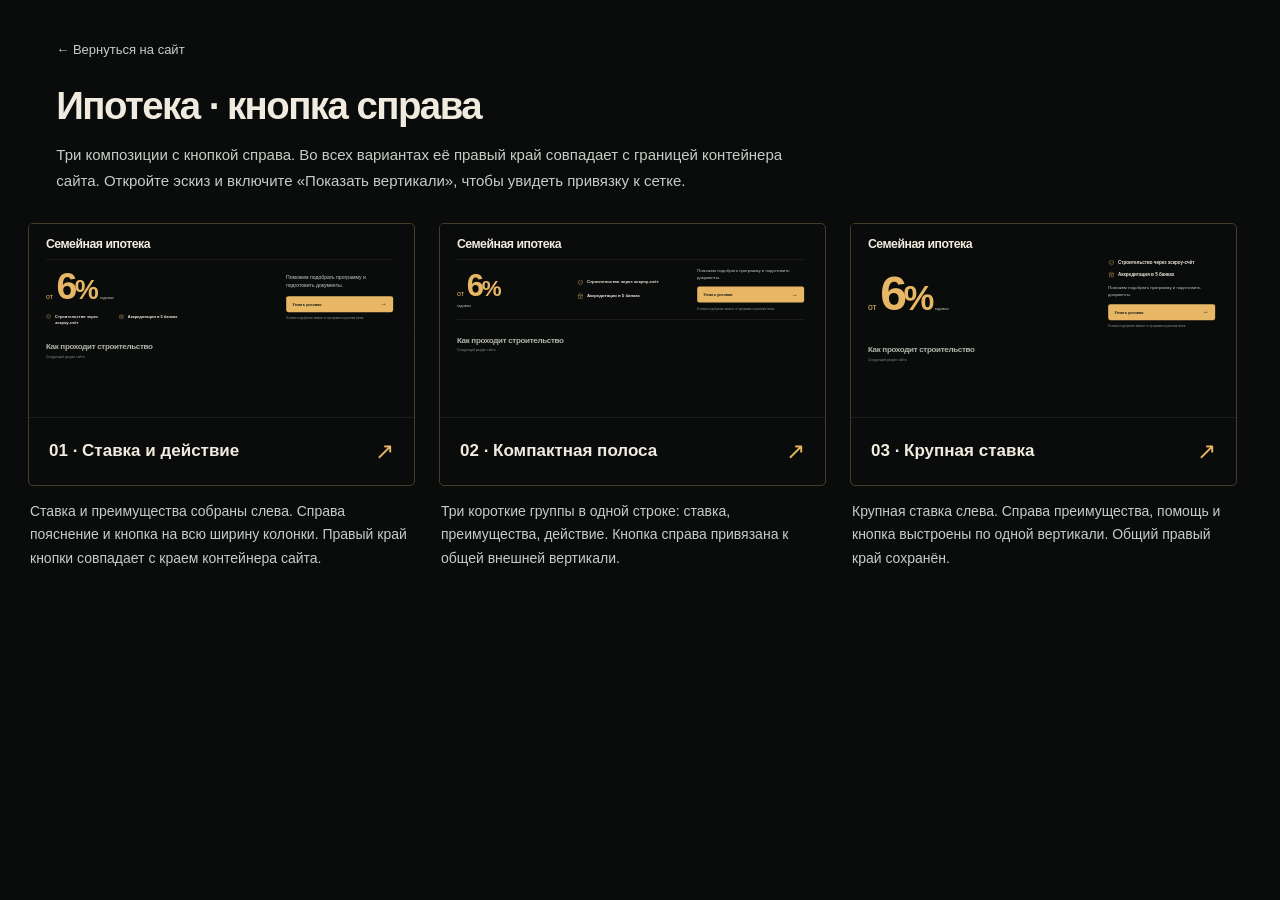
<file: mortgage-options-right.html>
<!doctype html>
<html lang="ru">
<head>
<meta charset="utf-8"><meta name="viewport" content="width=device-width,initial-scale=1"><meta name="robots" content="noindex,nofollow">
<title>Ипотека · кнопка справа — Русские поместья</title>
<link rel="stylesheet" href="assets/cinema.css?v=20">
<style>
body{margin:0;background:var(--charcoal);color:var(--cream)}
.options-header{max-width:1740px;margin:0 auto;padding:40px clamp(20px,4.4vw,80px) 30px}.options-header>a{font-size:13px;color:var(--muted)}.options-header h1{font-size:clamp(28px,3vw,44px);letter-spacing:-.04em;margin:26px 0 14px}.options-header p{max-width:740px;color:var(--muted);font-size:15px;line-height:1.7;margin:0}.options-grid{display:grid;grid-template-columns:repeat(3,minmax(0,1fr));gap:24px;max-width:1900px;padding:0 28px 64px;margin:auto}.option-card{min-width:0}.option-link{display:block;border:1px solid #c4a56550;border-radius:5px;overflow:hidden}.option-link:hover{border-color:var(--gold)}.option-link:focus-visible{outline:2px solid var(--gold);outline-offset:5px}.preview-frame{position:relative;aspect-ratio:1440/720;overflow:hidden;pointer-events:none}.preview-frame iframe{position:absolute;left:0;top:0;width:1440px;height:720px;border:0;transform-origin:top left;pointer-events:none}.option-caption{padding:20px;border-top:1px solid #ffffff14;display:flex;justify-content:space-between;gap:15px;align-items:center}.option-caption strong{font-size:17px;line-height:1.4}.option-caption span{font-size:23px;color:var(--gold)}.option-description{margin:14px 2px 0;color:var(--muted);font-size:14px;line-height:1.7}.option-description b{font-weight:600;color:var(--cream)}
.concept{max-width:1740px;margin:auto;padding:52px clamp(25px,4.4vw,80px) 40px}.concept h2{margin-bottom:38px}.concept-rate{display:flex;align-items:baseline;gap:14px;white-space:nowrap;color:var(--gold);margin:0}.concept-rate strong{font-size:128px;font-weight:800;line-height:1;letter-spacing:-.07em}.concept-rate strong span{font-size:.72em}.concept-rate>span:first-child{font-size:26px}.concept-rate>span:last-child{font-size:14px;color:var(--muted)}.concept-facts{display:flex;gap:24px;flex-direction:column}.concept-facts p{font-size:17px;line-height:1.55;font-weight:600;margin:0;display:flex;align-items:flex-start;gap:13px}.concept-facts svg{width:24px;height:24px;flex:none;color:var(--gold);margin-top:2px}.concept-help{font-size:16px;line-height:1.7;color:var(--muted);margin:0}.concept-button{margin-top:24px;min-width:280px;min-height:58px;justify-content:space-between;font-size:14px;padding:18px 24px;box-shadow:none}.concept-note{font-size:11px;line-height:1.7;color:#8b978e;margin:14px 0 0;max-width:480px}.context-next{max-width:1740px;padding:28px clamp(25px,4.4vw,80px) 40px;margin:auto;border-top:1px solid #ffffff0c}.context-next h2{font-size:34px;font-weight:700;letter-spacing:-.04em;margin:0;color:#b4b7ae}.context-next p{font-size:12px;color:#7f8d82;margin:14px 0 0}.variant-nav{max-width:1740px;margin:auto;padding:20px clamp(20px,4.4vw,80px);font-size:13px;display:flex;justify-content:space-between;gap:20px;color:var(--muted);border-bottom:1px solid #ffffff14}.variant-nav a:hover{color:var(--gold)}

.concept{position:relative}.concept h2{margin-bottom:32px}.proposal{display:grid;column-gap:64px;align-items:center}.proposal .concept-button{width:100%;min-width:0;max-width:none;margin-top:24px}.proposal-action{min-width:0}.proposal-action .concept-help{max-width:360px;font-size:19px;line-height:1.65}.proposal-action .concept-note{font-size:10px;max-width:none}.proposal-rate{min-width:0}.proposal-facts{min-width:0}.concept-facts br{display:none}.variant-nav{align-items:center}.grid-toggle{font:inherit;color:var(--muted);border:1px solid #ffffff30;background:transparent;padding:8px 12px;border-radius:4px}.grid-toggle[aria-pressed="true"]{color:var(--gold);border-color:var(--gold)}.grid-guide{display:none;position:absolute;inset:15px clamp(25px,4.4vw,80px);border-left:1px dashed #e7b76680;border-right:1px dashed #e7b76680;pointer-events:none;z-index:3}.grid-guide:after{content:"";position:absolute;right:400px;top:0;bottom:0;border-left:1px dashed #e7b76680}.show-grid .grid-guide{display:block}
.layout-one{grid-template-columns:minmax(0,1fr) 400px;border-top:1px solid #c4a56560;padding-top:32px}.layout-one .proposal-rate .concept-facts{flex-direction:row;gap:32px;margin-top:30px}.layout-one .proposal-rate .concept-facts p{font-size:15px;max-width:240px}.layout-one .proposal-rate .concept-facts svg{width:21px;height:21px}.layout-one .concept-rate strong{font-size:140px}
.layout-two{grid-template-columns:minmax(0,1fr) minmax(0,1fr) 400px;gap:40px;border-top:1px solid #c4a56560;border-bottom:1px solid #c4a56560;padding:30px 0}.layout-two .concept-rate strong{font-size:116px}.layout-two .concept-rate{gap:11px;flex-wrap:wrap;row-gap:8px}.layout-two .concept-rate>span:last-child{flex-basis:100%}.layout-two .concept-facts p{font-size:16px}.layout-two .proposal-action .concept-help{font-size:16px}.layout-two .proposal-action .concept-button{margin-top:20px}
.layout-three{grid-template-columns:minmax(0,1fr) 400px;align-items:center}.layout-three .concept-rate strong{font-size:180px}.layout-three .concept-rate>span:first-child{font-size:32px}.layout-three .concept-facts{gap:18px;margin-bottom:24px}.layout-three .concept-facts p{font-size:17px}.layout-three .proposal-action .concept-help{font-size:16px}.layout-three .proposal-action .concept-button{margin-top:22px}
.standalone .concept{padding-top:44px}.embedded .variant-nav{display:none}.embedded .context-next{padding-top:24px}.embedded .concept{padding-top:48px;padding-bottom:36px}.embedded .concept h2{font-size:46px}.embedded .context-next h2{font-size:30px}
@media(max-width:1100px){.options-grid{grid-template-columns:1fr;max-width:940px;padding:0 20px 40px;gap:34px}.proposal{column-gap:32px}.layout-one,.layout-three{grid-template-columns:minmax(0,1fr) 320px}.layout-two{grid-template-columns:minmax(0,1fr) minmax(0,1fr) 300px;gap:24px}.layout-two .concept-rate strong{font-size:96px}.layout-three .concept-rate strong{font-size:148px}.layout-one .proposal-rate .concept-facts{flex-direction:column;gap:18px}.grid-guide:after{right:320px}.concept:has(.layout-two) .grid-guide:after{right:300px}.layout-two .concept-facts p{font-size:14px}.layout-two .proposal-action .concept-button{padding:18px 20px}.layout-two .proposal-action .concept-help{font-size:15px}}
@media(max-width:780px){.concept{padding:32px 20px}.concept h2{margin-bottom:28px}.proposal{grid-template-columns:1fr;gap:26px}.layout-one{padding-top:24px}.concept-rate{gap:11px}.concept-rate>span:first-child,.layout-three .concept-rate>span:first-child{font-size:22px}.concept-rate>span:last-child{font-size:12px}.layout-one .concept-rate strong,.layout-two .concept-rate strong,.layout-three .concept-rate strong{font-size:100px}.layout-one .proposal-rate .concept-facts{margin-top:24px;gap:18px}.concept-facts p,.layout-two .concept-facts p,.layout-three .concept-facts p{font-size:15px}.proposal-action .concept-help{font-size:16px}.proposal .concept-button{max-width:none}.proposal .concept-note{font-size:10px}.layout-two{padding:24px 0}.layout-two .concept-rate{flex-wrap:nowrap}.layout-two .concept-rate>span:last-child{flex-basis:auto}.layout-three .concept-facts{margin-bottom:24px}.context-next{padding:25px 20px}.context-next h2{font-size:28px}.variant-nav{font-size:12px;flex-wrap:wrap}.variant-nav>span{display:none}.option-caption strong{font-size:16px}.options-header{padding-top:28px}.grid-guide{left:20px;right:20px}.grid-guide:after{display:none}}
</style>
</head><body>
<script>
const variants=[{id:'01',name:'Ставка и действие',description:'Ставка и преимущества собраны слева. Справа пояснение и кнопка на всю ширину колонки. Правый край кнопки совпадает с краем контейнера сайта.'},{id:'02',name:'Компактная полоса',description:'Три короткие группы в одной строке: ставка, преимущества, действие. Кнопка справа привязана к общей внешней вертикали.'},{id:'03',name:'Крупная ставка',description:'Крупная ставка слева. Справа преимущества, помощь и кнопка выстроены по одной вертикали. Общий правый край сохранён.'}];
const rate='<p class="concept-rate" aria-label="От 6 процентов годовых"><span>от</span><strong>6<span>%</span></strong><span>годовых</span></p>';
const shield='<svg viewBox="0 0 24 24" fill="none" stroke="currentColor" stroke-width="1.4" aria-hidden="true"><path d="M12 3 4 6v6c0 4 4 7 8 9 4-2 8-5 8-9V6l-8-3Z"/><path d="m8 12 3 3 5-6"/></svg>';
const bank='<svg viewBox="0 0 24 24" fill="none" stroke="currentColor" stroke-width="1.4" aria-hidden="true"><path d="m3 8 9-5 9 5v2H3V8ZM5 10v9m7-9v9m7-9v9M3 21h18"/></svg>';
const facts='<div class="concept-facts"><p>'+shield+'<span>Строительство через <br>эскроу-счёт</span></p><p>'+bank+'<span>Аккредитация <br>в 5 банках</span></p></div>';
const help='<p class="concept-help">Поможем подобрать программу и подготовить документы.</p>';
const action='<a class="cta concept-button" href="tel:+78124256667">Узнать условия <span class="arrow" aria-hidden="true">→</span></a><p class="concept-note">Условия и одобрение зависят от программы и решения банка.</p>';
const body={
'01':'<div class="proposal layout-one"><div class="proposal-rate">'+rate+facts+'</div><div class="proposal-action">'+help+action+'</div></div>',
'02':'<div class="proposal layout-two"><div class="proposal-rate">'+rate+'</div><div class="proposal-facts">'+facts+'</div><div class="proposal-action">'+help+action+'</div></div>',
'03':'<div class="proposal layout-three"><div class="proposal-rate">'+rate+'</div><div class="proposal-action">'+facts+help+action+'</div></div>'};
const params=new URLSearchParams(location.search),selected=variants.find(v=>v.id===params.get('variant'));
if(selected){
 document.body.className=params.has('embed')?'embedded':'standalone';
 if(params.has('embed'))document.documentElement.style.overflow='hidden';
 document.title=selected.id+' · '+selected.name+' — Ипотека';
 document.body.innerHTML='<nav class="variant-nav" aria-label="Варианты блока"><a href="mortgage-options-right.html">← Все три варианта</a><span>'+selected.id+' / '+selected.name+'</span><button class="grid-toggle" type="button" aria-pressed="false">Показать вертикали</button></nav><main><section class="concept" aria-labelledby="concept-title"><h2 class="section-title" id="concept-title">Семейная ипотека</h2>'+body[selected.id]+'<div class="grid-guide" aria-hidden="true"></div></section><div class="context-next"><h2>Как проходит строительство</h2><p>Следующий раздел сайта</p></div></main>';
 document.querySelector('.grid-toggle').addEventListener('click',e=>{const on=e.currentTarget.getAttribute('aria-pressed')!=='true';e.currentTarget.setAttribute('aria-pressed',String(on));document.querySelector('.concept').classList.toggle('show-grid',on);e.currentTarget.textContent=on?'Скрыть вертикали':'Показать вертикали'});
}else{
 document.body.innerHTML='<header class="options-header"><a href="index.html#mortgage">← Вернуться на сайт</a><h1>Ипотека · кнопка справа</h1><p>Три композиции с кнопкой справа. Во всех вариантах её правый край совпадает с границей контейнера сайта. Откройте эскиз и включите «Показать вертикали», чтобы увидеть привязку к сетке.</p></header><main class="options-grid">'+variants.map(v=>'<article class="option-card"><a class="option-link" href="?variant='+v.id+'" aria-label="Открыть вариант '+v.id+': '+v.name+'"><div class="preview-frame"><iframe src="?variant='+v.id+'&embed=1" title="Эскиз '+v.id+'" tabindex="-1" aria-hidden="true"></iframe></div><div class="option-caption"><strong>'+v.id+' · '+v.name+'</strong><span aria-hidden="true">↗</span></div></a><p class="option-description">'+v.description+'</p></article>').join('')+'</main>';
 const observer=new ResizeObserver(entries=>entries.forEach(e=>{e.target.querySelector('iframe').style.transform='scale('+e.contentRect.width/1440+')'}));document.querySelectorAll('.preview-frame').forEach(el=>observer.observe(el));
}
</script>
</body></html>
</file>
<file: assets/cinema.css>
:root{--cream:#f1ebdf;--muted:#c7cdc6;--gold:#e7b766;--olive:#b6c29a;--charcoal:#0a0c0b}
*{box-sizing:border-box}html,body{margin:0;min-height:100%;background:var(--charcoal);color:#f1ebdf;font-family:Manrope,Arial,sans-serif}button{font:inherit}a{color:inherit;text-decoration:none}button{cursor:pointer}
.hero{min-height:100vh;min-height:100dvh;position:relative;overflow:hidden}
.site-header{height:94px;display:flex;align-items:center;justify-content:space-between;gap:22px;position:relative;z-index:8;max-width:1740px;margin:auto;padding:0 clamp(25px,4.4vw,80px)}
.brand{display:block;flex:none;width:245px;line-height:0}.brand img{width:100%;height:auto;max-height:64px;object-fit:contain;object-position:left center}
.site-nav{display:flex;gap:27px;align-items:center;font-size:13px;font-weight:600;color:#e2e4dc}.site-nav a{transition:opacity .2s}.site-nav a:hover{opacity:.68}
.site-contact{display:flex;align-items:center;gap:18px;white-space:nowrap;font-size:14px;font-weight:700}.phone{font-weight:800}.callback{border:1px solid rgba(255,255,255,.45);border-radius:7px;padding:11px 16px;font-size:12px;font-weight:700}
.display{font-size:clamp(40px,4.1vw,72px);line-height:1.06;letter-spacing:-.045em;font-weight:800;margin:0}
.lead{font-size:clamp(15px,1.3vw,19px);line-height:1.67;margin:0;color:#e6e8e1}.cta:hover{filter:brightness(1.08)}.cta .arrow{font-size:24px;font-weight:400;line-height:1}
.proof{display:flex;gap:36px;align-items:flex-start}.proof__item{display:flex;gap:12px;align-items:flex-start}.proof__num{font-size:28px;line-height:1;font-weight:800;letter-spacing:-.035em}.proof__text{display:block;font-size:12px;color:#c3cac1;line-height:1.45;margin-top:6px}.proof__item svg{width:25px;height:25px;flex:none;stroke:var(--gold)}
.note{font-size:12px;line-height:1.6;color:#d4d7d0;max-width:238px}
/* A — cinematic: full-bleed image, left asymmetric type slab, proof along lower left */
.a{background:var(--charcoal)}.a__photo{position:absolute;inset:0;background-size:cover;background-position:65% 52%}.a__shade{position:absolute;inset:0;background:linear-gradient(90deg,#07100efa 0%,#07100eeb 24%,#07100ea9 42%,#07100e14 75%),linear-gradient(0deg,#06100dcf 0%,transparent 28%,transparent 76%,#08100a50)}
.a .site-header{border-bottom:1px solid #ffffff21}.a__inner{position:relative;z-index:3;max-width:1740px;padding:clamp(32px,5vh,70px) clamp(25px,4.4vw,80px) 24px;margin:auto;min-height:calc(100dvh - 94px);display:flex;flex-direction:column;justify-content:space-between}
.a__copy{max-width:645px}.a__eyebrow{font-size:12px;color:#d3aa65;font-weight:800;letter-spacing:.19em;margin-bottom:22px;text-transform:uppercase}.a .display{max-width:650px;margin-bottom:24px}.a .lead{max-width:590px}.a__action{display:flex;align-items:center;gap:22px;margin-top:32px}.a__bottom{display:flex;align-items:center;justify-content:space-between;gap:25px;border-top:1px solid #ffffff2e;padding-top:23px}.a .proof__num{font-size:27px}.a__scroll{font-size:11px;text-transform:uppercase;letter-spacing:.15em;color:#cad0c6}
/* The approved first screen is above. Shared controls and the second section follow. */
html{scroll-behavior:smooth;scrollbar-gutter:stable}body{overflow-x:hidden}button,a{-webkit-tap-highlight-color:transparent}button:focus-visible,a:focus-visible,[tabindex]:focus-visible{outline:2px solid var(--gold);outline-offset:5px}.skip-link{position:absolute;top:-100px;left:16px;padding:14px 18px;background:var(--gold);color:#101c15;z-index:30}.skip-link:focus{top:10px}.hero{isolation:isolate}.a__inner{gap:48px}.a__scroll{padding:10px 0}.works{background:var(--charcoal);padding:70px 0 46px;overflow:hidden}.works-container{max-width:1740px;margin:0 auto;padding:0 clamp(25px,4.4vw,80px)}.works-heading{display:flex;justify-content:space-between;align-items:flex-end;gap:40px;margin-bottom:38px}.gallery-controls{display:flex;align-items:center;gap:32px;flex-shrink:0;padding-bottom:3px}.gallery-count{display:flex;align-items:center;gap:10px;color:#aebbb1;font-size:14px;white-space:nowrap;font-variant-numeric:tabular-nums}.gallery-count [data-gallery-range]{color:var(--cream)}.count-divider{color:#53645a}.gallery-arrows{display:flex;gap:10px}.gallery-arrow{display:grid;place-items:center;border:1px solid #607268;border-radius:7px;background:#13231c;color:var(--cream);padding:0;transition:background .2s,color .2s,opacity .2s}.gallery-arrow[data-gallery-next],.gallery-arrow[data-video-next]{background:var(--gold);border-color:var(--gold);color:#18251b}.gallery-arrow:hover:not(:disabled){background:#edd0a0;color:#18251b;border-color:#edd0a0}.gallery-arrow:disabled{opacity:.28;cursor:default;background:transparent;color:var(--cream);border-color:#607268}.gallery-window{position:relative}.gallery-track{--visible-items:2;display:flex;gap:24px;list-style:none;padding:0;margin:0;overflow-x:auto;overflow-y:hidden;scroll-snap-type:x mandatory;overscroll-behavior-x:contain;scrollbar-width:none;touch-action:pan-x pan-y pinch-zoom;user-select:none;-webkit-user-select:none;cursor:grab}.gallery-track::-webkit-scrollbar,.viewer-track::-webkit-scrollbar,.viewer-thumbs::-webkit-scrollbar{display:none}.gallery-track.dragging,.viewer-track.dragging{scroll-snap-type:none;cursor:grabbing}.gallery-card{flex:0 0 calc((100% - 24px)/2);min-width:0;scroll-snap-align:start;scroll-snap-stop:always}.gallery-card figure{margin:0}.gallery-photo{display:block;width:100%;aspect-ratio:4/3;padding:0;position:relative;border:1px solid #ffffff14;border-radius:5px;overflow:hidden;background:#16271f;color:var(--cream);cursor:zoom-in}.gallery-photo>img{display:block;width:100%;height:100%;object-fit:contain;transition:transform .45s;pointer-events:none}.gallery-photo:hover>img{transform:scale(1.015)}.expand-photo{position:absolute;right:16px;bottom:16px;display:flex;align-items:center;gap:8px;border:1px solid #d3ddc34f;background:#0a1712d9;backdrop-filter:blur(8px);border-radius:5px;padding:10px 13px;color:#f0ebdf;font-size:11px;pointer-events:none}.gallery-card figcaption{display:flex;align-items:center;justify-content:space-between;gap:18px;padding:18px 0 0;color:#c7d0c5;font-size:13px;line-height:1.5}.photo-index{font-size:11px;color:#7d9286;font-variant-numeric:tabular-nums}.gallery-bottom{display:flex;align-items:center;gap:30px;margin-top:32px;padding-top:23px;border-top:1px solid #ffffff1c}.gallery-hint{margin:0;font-size:11px;line-height:1.5;color:#a5b4aa}.gallery-total{font-size:11px;color:#a5b4aa;white-space:nowrap}.gallery-progress{height:2px;flex:1;max-width:360px;min-width:50px;margin-left:auto;background:#ffffff1c;overflow:hidden}.gallery-progress>span{display:block;height:100%;background:#b99b62;width:15.4%;transition:width .15s}.touch-hint{display:none}.page-footer{background:var(--charcoal);display:flex;justify-content:space-between;gap:20px;padding:24px max(25px,calc((100vw - 1580px)/2));border-top:1px solid #ffffff12;font-size:11px;line-height:1.5;color:#80958a}.page-footer a:hover{color:#e7b766}.preview-notice{position:fixed;bottom:24px;left:50%;transform:translate(-50%,15px);opacity:0;pointer-events:none;z-index:50;width:max-content;max-width:calc(100vw - 32px);padding:16px 22px;border:1px solid #a58c5b7d;border-radius:7px;background:#16271ff5;box-shadow:0 12px 45px #0004;color:var(--cream);font-size:13px;line-height:1.6;transition:.2s}.preview-notice.visible{opacity:1;transform:translate(-50%,0)}
/* Full-screen photo viewer. Both strips use native horizontal scrolling on touch screens. */
.viewer{padding:0;margin:0;border:0;width:100%;max-width:none;height:100vh;height:100dvh;max-height:none;background:#07110f;color:var(--cream);overflow:hidden;overscroll-behavior:none}.viewer[open]{display:grid;grid-template-rows:76px minmax(0,1fr) 136px}.viewer::backdrop{background:#07110f}.viewer-header{display:flex;align-items:center;justify-content:space-between;gap:20px;padding:0 32px;border-bottom:1px solid #ffffff15}.viewer-count{display:flex;gap:9px;align-items:baseline;font-size:13px;color:#96a99b;font-variant-numeric:tabular-nums;min-width:120px}.viewer-count [data-viewer-number]{font-size:23px;font-weight:700;color:var(--cream)}.viewer-brand{font-size:12px;letter-spacing:.08em;color:#aebdad}.viewer-close{display:flex;gap:14px;align-items:center;justify-content:center;padding:11px 13px;border:1px solid #576d5f;border-radius:6px;background:transparent;color:var(--cream);font-size:12px;min-height:44px}.viewer-close:hover{background:#203428;border-color:#c5b486}.viewer-stage{position:relative;min-height:0;overflow:hidden}.viewer-track{display:flex;list-style:none;margin:0;padding:0;width:100%;height:100%;overflow-x:auto;overflow-y:hidden;scroll-snap-type:x mandatory;scrollbar-width:none;overscroll-behavior-x:contain;touch-action:pan-x pinch-zoom;user-select:none;-webkit-user-select:none;cursor:grab}.viewer-slide{flex:0 0 100%;width:100%;height:100%;min-width:0;min-height:0;padding:20px 100px 8px;display:flex;align-items:center;justify-content:center;scroll-snap-align:start;scroll-snap-stop:always}.viewer-slide img{display:block;width:auto;height:auto;max-width:100%;max-height:100%;object-fit:contain;pointer-events:none}.viewer-arrow{position:absolute;top:50%;transform:translateY(-50%);z-index:2;background:#16291fe8;border-color:#5b7563;color:#eee8dc}.viewer-arrow-prev{left:23px}.viewer-arrow-next{right:23px}.viewer-bottom{padding:0 32px 16px;min-width:0}.viewer-caption-row{display:flex;align-items:center;justify-content:space-between;gap:25px;min-height:43px;padding:0 0 12px}.viewer-caption{margin:0;font-size:13px;line-height:1.5;color:#e0e5d9}.viewer-hint{font-size:10px;color:#8da392;white-space:nowrap}.viewer-thumbs{display:flex;gap:9px;width:max-content;max-width:100%;overflow-x:auto;scrollbar-width:none;overscroll-behavior-x:contain;touch-action:pan-x pinch-zoom;margin:auto;padding:3px;scroll-padding:3px}.viewer-thumb{display:block;flex:0 0 84px;width:84px;aspect-ratio:4/3;padding:0;border:2px solid transparent;border-radius:3px;overflow:hidden;opacity:.42;background:#183022;transition:opacity .2s,border-color .2s}.viewer-thumb img{display:block;width:100%;height:100%;object-fit:contain;pointer-events:none}.viewer-thumb[aria-pressed=true]{opacity:1;border-color:var(--gold)}.viewer-thumb:hover{opacity:.85}.viewer-thumb:focus-visible{outline-offset:0}.viewer-open{overflow:hidden}
@media(max-width:1180px){.site-nav{display:none}.brand{width:216px}.site-contact{font-size:12px}.a .display{font-size:clamp(43px,5.4vw,65px)}.works{padding-top:58px}.works-heading{gap:25px}.gallery-controls{gap:20px}.gallery-track{gap:20px}.gallery-card{flex-basis:calc((100% - 20px)/2)}.gallery-count{font-size:12px}.gallery-arrow{}.gallery-bottom{gap:20px}.viewer-arrow{}}
@media(max-width:780px){.hero{min-height:0}.site-header{height:76px;padding:0 20px}.brand{width:175px}.site-contact .phone{display:none}.callback{font-size:11px;padding:10px}.display{font-size:clamp(37px,9.3vw,57px)!important;line-height:1.06!important}.lead{font-size:15px!important;line-height:1.6!important}.note{max-width:none}.proof__num{font-size:24px!important}.proof{gap:22px}.proof__item{gap:8px}.proof__item svg{width:19px;height:19px}.proof__text{font-size:11px}.a__photo{background-position:68% 45%}.a__shade{background:linear-gradient(180deg,#06100be9 0%,#07100cd9 30%,#09110ca3 58%,#06100de8 100%)}.a__inner{padding:42px 20px 24px;min-height:calc(100dvh - 76px);gap:55px}.a .display{margin-bottom:20px}.a__eyebrow{margin-bottom:13px}.a__action{flex-direction:column;align-items:stretch;gap:10px;margin-top:25px}.a__bottom{align-items:flex-start}.a__scroll{display:none}.works{padding:48px 0 33px}.works-container{padding:0 20px}.works-heading{display:block;margin-bottom:25px}.gallery-controls{justify-content:flex-end;margin-top:25px;padding:0}.gallery-count{font-size:13px}.gallery-track{--visible-items:1;gap:14px;overflow:visible;overflow-x:auto}.gallery-card{flex-basis:calc(100% - 26px)}.gallery-arrow{}.gallery-arrows{gap:9px}.gallery-photo{border-radius:4px}.gallery-card figcaption{padding-top:13px;font-size:12px;gap:10px}.photo-index{font-size:10px}.expand-photo{right:11px;bottom:11px;padding:9px;background:#0b1913e6}.expand-photo>span{display:none}.gallery-bottom{gap:20px;margin-top:25px;padding-top:19px}.gallery-hint{font-size:11px}.gallery-total{font-size:10px}.gallery-progress{max-width:none;min-width:45px}.desktop-hint{display:none}.touch-hint{display:inline}.page-footer{padding:23px 20px;font-size:10px}.viewer[open]{grid-template-rows:67px minmax(0,1fr) 128px}.viewer-header{padding:0 17px;gap:10px}.viewer-count{min-width:0;font-size:12px}.viewer-count [data-viewer-number]{font-size:21px}.viewer-brand{font-size:9px;letter-spacing:.025em}.viewer-close{padding:10px;min-height:42px;gap:0}.viewer-close>span{display:none}.viewer-slide{padding:10px 0}.viewer-arrow{background:#13271ee6;border-color:#e4ecd763}.viewer-arrow-prev{left:9px}.viewer-arrow-next{right:9px}.viewer-arrow svg{width:21px;height:21px}.viewer-bottom{padding:0 16px 14px}.viewer-caption-row{min-height:46px;padding-bottom:10px;gap:10px}.viewer-caption{font-size:11px;max-width:220px}.viewer-hint{font-size:9px}.viewer-thumbs{gap:7px;width:100%;margin:0}.viewer-thumb{flex-basis:74px;width:74px}.preview-notice{font-size:12px;padding:14px 18px}}
@media(max-width:380px){.a__inner{gap:30px}.display{font-size:36px!important}.site-contact{gap:0}.gallery-bottom{gap:12px}.gallery-hint{font-size:10px}.gallery-total{font-size:9px}.viewer-brand{display:none}}
@media(prefers-reduced-motion:reduce){html{scroll-behavior:auto}*,*::before,*::after{transition:none!important;animation:none!important}}
.viewer-arrow-next{background:var(--gold);border-color:var(--gold);color:#18251b}.proof__num{white-space:nowrap}
@media(max-width:780px){html{scrollbar-gutter:auto}}

/* Fade the photograph into the exact surface used by the next section. */
.a::after{content:"";position:absolute;left:0;right:0;bottom:0;height:clamp(180px,26vh,280px);background:linear-gradient(180deg,rgba(10,12,11,0) 0%,rgba(10,12,11,.12) 25%,rgba(10,12,11,.58) 58%,rgba(10,12,11,.94) 84%,var(--charcoal) 100%);pointer-events:none;z-index:2}
@media(max-width:780px){.a::after{height:clamp(150px,23svh,220px)}}
/* Mortgage: a short financing offer in the established cinematic palette. */
.mortgage{padding:30px 0 65px;background:var(--charcoal);color:var(--cream)}.mortgage-container{max-width:1740px;margin:0 auto;padding:0 clamp(25px,4.4vw,80px)}.mortgage h2{margin-bottom:32px}.mortgage-panel{display:grid;grid-template-columns:minmax(0,1fr) minmax(0,1fr) var(--cta-width);gap:40px;align-items:center;border-top:1px solid #c4a56560;border-bottom:1px solid #c4a56560;padding:30px 0}.mortgage-offer,.mortgage-benefits,.mortgage-details{min-width:0}.mortgage-rate{display:flex;align-items:baseline;flex-wrap:wrap;gap:8px 11px;white-space:nowrap;color:var(--gold);margin:0}.mortgage-rate strong{font-size:116px;line-height:1;letter-spacing:-.07em;font-weight:800}.rate-percent{font-size:.72em}.rate-from{font-size:26px}.rate-period{flex-basis:100%;font-size:14px;color:var(--muted)}.mortgage-benefits{display:flex;flex-direction:column;gap:24px}.mortgage-benefits p{display:flex;align-items:flex-start;gap:13px;font-size:16px;line-height:1.55;font-weight:600;margin:0}.mortgage-benefits svg{flex-shrink:0;color:var(--gold);margin-top:2px}.mortgage-description{font-size:16px;line-height:1.65;color:var(--muted);margin:0;max-width:360px}.mortgage-action{margin-top:20px}.mortgage-note{font-size:10px;line-height:1.7;color:#8b978e;margin:14px 0 0}
@media(max-width:1100px){.mortgage-panel{grid-template-columns:minmax(0,1fr) minmax(0,1fr) var(--cta-width);gap:24px}.mortgage-rate strong{font-size:96px}.mortgage-benefits p{font-size:14px}.mortgage-description{font-size:15px}}
@media(max-width:780px){.mortgage{padding:24px 0 42px}.mortgage-container{padding:0 20px}.mortgage h2{margin-bottom:28px}.mortgage-panel{grid-template-columns:1fr;gap:26px;padding:24px 0}.mortgage-rate{flex-wrap:nowrap;gap:11px}.mortgage-rate strong{font-size:100px}.rate-from{font-size:22px}.rate-period{flex-basis:auto;font-size:12px}.mortgage-benefits{gap:18px}.mortgage-benefits p{font-size:15px}.mortgage-description{font-size:16px}.mortgage-action{margin-top:24px}}
@media(max-width:380px){.mortgage-rate strong{font-size:96px}}
/* Remaining sections continue the same near-black surface, warm type and gold accents. */
.content-section{background:var(--charcoal);color:var(--cream);padding:84px 0}.section-container{max-width:1740px;margin:0 auto;padding:0 clamp(25px,4.4vw,80px)}.section-intro{display:grid;grid-template-columns:1.2fr 1fr;align-items:end;gap:65px;margin-bottom:42px}.section-intro h2{max-width:780px}.section-intro>p{font-size:16px;line-height:1.75;color:#bfc8bd;margin:0;max-width:550px}.projects{padding-top:52px}.projects-layout{display:grid;grid-template-columns:1.1fr 1fr;gap:62px;align-items:stretch}.project-visual{margin:0;min-width:0;min-height:450px;border-radius:5px;overflow:hidden;background:#17231c;position:relative}.project-visual img{width:100%;height:100%;position:absolute;inset:0;object-fit:cover;object-position:50% 54%}.project-options{display:flex;flex-direction:column;justify-content:center;gap:30px;padding:6px 0}.project-option{padding-top:20px;border-top:1px solid #d6b26b44}.project-option h3{font-size:25px;line-height:1.25;letter-spacing:-.025em;margin:0 0 13px;font-weight:700}.project-option p{font-size:15px;line-height:1.8;color:#c0c9bf;margin:0;max-width:580px}.project-catalogue{margin-top:0}.project-catalogue>p{font-size:13px;line-height:1.7;color:#9baea0;margin:0 0 22px;max-width:470px}.tech{padding-top:64px}.packages-grid{display:grid;grid-template-columns:1fr 1fr;gap:25px}.package-card{border:1px solid #6e7b654a;border-radius:6px;padding:34px 38px 32px;background:#dce5c702;display:flex;flex-direction:column;gap:21px}.package-complete{border-color:#d4ad654d;background:#e7b76606}.package-card h3{font-size:29px;line-height:1.2;letter-spacing:-.035em;margin:0;min-height:70px;max-width:420px;font-weight:700}.package-card h3::after{content:'';display:block;width:42px;height:2px;background:#d8b168;margin-top:20px}.package-composition{font-size:16px;line-height:1.8;color:#d7ddd0;margin:0}.package-for{font-size:14px;line-height:1.8;color:#9eafa2;margin:auto 0 0;padding-top:3px}.materials-layout{display:grid;grid-template-columns:1fr 1.6fr;gap:60px;padding:35px 0 0;border-top:1px solid #ffffff18;margin-top:35px}.materials-layout h3{font-size:23px;line-height:1.3;letter-spacing:-.025em;max-width:240px;font-weight:700;margin:0}.materials-layout p{font-size:15px;line-height:1.8;color:#c0cabe;margin:0}.materials-layout .material-note{font-size:13px;line-height:1.8;color:#96aa9b;margin-top:17px}.stages{padding-top:50px}.stages h2{max-width:750px}.stages-list{display:grid;grid-template-columns:repeat(4,minmax(0,1fr));gap:34px;padding:0;margin:46px 0 0;list-style:none}.stages-list li{min-width:0;border-top:1px solid #b79b5f57;padding-top:25px}.stage-number{display:flex;align-items:center;justify-content:center;width:45px;height:45px;border:1px solid #b79b5f57;border-radius:6px;color:var(--gold);font-size:16px;font-weight:600;letter-spacing:.02em;margin-bottom:25px}.stages-list h3{font-size:22px;line-height:1.3;letter-spacing:-.02em;min-height:86px;margin:0 0 18px;font-weight:700}.stages-list p{font-size:14px;line-height:1.8;color:#b6c2b5;margin:0}.reviews{padding-top:65px}.reviews .works-heading h2{max-width:760px}.video-track{scroll-snap-type:x mandatory}.video-poster{position:relative;display:block;width:100%;aspect-ratio:16/9;padding:0;border:1px solid #ffffff1a;border-radius:5px;overflow:hidden;background:#142219;color:var(--cream);cursor:pointer}.video-poster>img{width:100%;height:100%;object-fit:cover;filter:brightness(.6);display:block;pointer-events:none;transition:filter .3s}.video-poster:hover>img{filter:brightness(.75)}.video-play{display:grid;place-items:center;position:absolute;top:50%;left:50%;transform:translate(-50%,-50%);width:66px;height:66px;border:1px solid #e7b766b3;border-radius:50%;background:#111c15c2;color:var(--gold);pointer-events:none}.video-play svg{margin-left:2px}.video-soon{position:absolute;top:16px;left:17px;color:#f1ebdf;font-size:10px;line-height:1.4;letter-spacing:.035em;padding:7px 10px;border:1px solid #c8d1b74a;border-radius:4px;background:#0d1913d9;pointer-events:none}.video-soon[hidden]{display:none}.video-gallery-bottom{display:flex;justify-content:flex-end;border-top:1px solid #ffffff1c;padding-top:23px;margin-top:32px}.video-progress{height:2px;width:360px;max-width:100%;background:#ffffff1c;overflow:hidden}.video-progress>span{display:block;height:100%;width:50%;background:#b99b62;transition:width .15s}.contacts{padding:74px 0 65px;border-top:1px solid #ffffff1a}.contacts h2{max-width:900px}.contacts-grid{display:grid;grid-template-columns:1.25fr 1fr .85fr;gap:65px;margin-top:45px}.contact-item{border-top:1px solid #d6b26b44;padding-top:23px;min-width:0}.contact-item h3{font-size:11px;line-height:1.5;font-weight:600;letter-spacing:.13em;text-transform:uppercase;color:var(--gold);margin:0 0 20px}.contact-phone{display:block;width:max-content;max-width:100%;font-size:clamp(22px,2vw,32px);line-height:1.2;letter-spacing:-.045em;font-weight:700;white-space:nowrap}.contact-email{display:block;width:max-content;font-size:16px;line-height:1.5;color:#c0c9bc;margin-top:18px}.contact-item address,.contact-item>p{font-size:16px;line-height:1.9;color:#c6cfc0;font-style:normal;margin:0}.contact-phone:hover,.contact-email:hover{color:var(--gold)}.site-footer{background:var(--charcoal);border-top:1px solid #ffffff12;padding:27px 0;color:#8fa291}.footer-inner{display:flex;align-items:center;gap:45px}.footer-brand{display:block;line-height:0;flex-shrink:0}.footer-brand img{display:block;width:208px;height:auto}.footer-inner>span{font-size:10px;line-height:1.8}.back-top{margin-left:auto;display:flex;align-items:center;gap:16px;font-size:11px}.back-top>span{font-size:22px}.back-top:hover{color:var(--gold)}.video-viewer{margin:auto;border:1px solid #65583c;padding:0;background:#090e0b;color:var(--cream);width:min(1100px,calc(100vw - 40px));max-width:none;max-height:calc(100dvh - 30px);overflow:auto;border-radius:6px}.video-viewer::backdrop{background:#020604ed}.video-viewer-header{display:flex;justify-content:space-between;align-items:center;gap:20px;padding:15px 18px}.video-viewer-title{font-size:14px;line-height:1.5;margin:0}.video-player{aspect-ratio:16/9;background:#000;line-height:0;max-height:calc(100dvh - 110px)}.video-player iframe{width:100%;height:100%;border:0;display:block}
@media(max-width:1180px){.section-intro{gap:40px}.projects-layout{gap:40px}.project-visual{min-height:470px}.project-option h3{font-size:23px}.project-option p{font-size:14px}.package-card{padding:30px}.package-card h3{font-size:26px;min-height:80px}.package-composition{font-size:15px}.materials-layout{gap:40px}.stages-list{gap:25px}.stages-list h3{font-size:20px;min-height:104px}.stages-list p{font-size:13px}.contacts-grid{gap:35px}.contact-item address,.contact-item>p{font-size:14px}.contact-email{font-size:14px}}
@media(max-width:900px){.section-intro{grid-template-columns:1fr;gap:23px}.section-intro>p{max-width:680px}.projects-layout{grid-template-columns:1fr 1fr;gap:30px}.project-visual{min-height:500px}.project-options{gap:23px}.project-option h3{font-size:21px}.project-option p{font-size:13px;line-height:1.8}.project-catalogue>p{font-size:12px}.materials-layout{grid-template-columns:.85fr 1.4fr;gap:35px}.stages-list{grid-template-columns:1fr 1fr;row-gap:35px}.stages-list h3{font-size:23px;min-height:58px;max-width:300px}.stages-list p{font-size:14px}.contacts-grid{grid-template-columns:1fr 1fr;gap:30px 40px}.contact-direct{grid-column:1 / 3}.contact-phone{font-size:29px}.contact-email{font-size:16px}.contact-item address,.contact-item>p{font-size:16px}.footer-inner{gap:25px}.footer-brand img{width:180px}}
@media(max-width:780px){.content-section{padding:52px 0}.section-container{padding:0 20px}.section-intro{gap:20px;margin-bottom:30px}.section-intro>p{font-size:14px;line-height:1.75}.projects{padding-top:40px}.projects-layout{grid-template-columns:1fr;gap:30px}.project-visual{min-height:0;aspect-ratio:4/3}.project-visual img{object-fit:contain}.project-options{padding:0;gap:27px}.project-option{padding-top:18px}.project-option h3{font-size:23px;margin-bottom:12px}.project-option p{font-size:14px}.project-catalogue>p{font-size:13px;margin-bottom:20px;max-width:390px}.tech{padding-top:40px}.packages-grid{grid-template-columns:1fr;gap:18px}.package-card{padding:26px}.package-card h3{font-size:26px;min-height:0;max-width:360px}.package-card h3::after{margin-top:18px}.package-card{gap:21px}.package-composition{font-size:14px;line-height:1.8}.package-for{font-size:13px;line-height:1.75;margin:0}.materials-layout{grid-template-columns:1fr;gap:20px;padding-top:25px;margin-top:27px}.materials-layout h3{font-size:23px;max-width:300px}.materials-layout p{font-size:14px;line-height:1.8}.materials-layout .material-note{font-size:12px;line-height:1.8;margin-top:17px}.stages{padding-top:40px}.stages-list{gap:25px;margin-top:30px}.stages-list h3{font-size:21px;min-height:0;margin-bottom:12px}.stages-list p{font-size:13px;line-height:1.8}.stage-number{margin-bottom:20px}.reviews{padding-top:40px}.reviews .works-heading h2{max-width:400px}.video-poster{border-radius:4px}.video-play{width:52px;height:52px}.video-play svg{width:22px;height:22px}.video-soon{top:11px;left:11px;font-size:9px;padding:6px 8px}.video-gallery-bottom{margin-top:25px;padding-top:19px}.video-progress{width:100%}.contacts{padding-top:40px;padding-bottom:43px}.contacts-grid{margin-top:30px;gap:28px}.contact-item{padding-top:19px}.contact-item h3{font-size:10px;letter-spacing:.1em;margin-bottom:15px}.contact-phone{font-size:28px}.contact-email{font-size:16px;margin-top:14px}.contact-item address,.contact-item>p{font-size:14px;line-height:1.85}.site-footer{padding:24px 0}.footer-inner{gap:20px;flex-wrap:wrap}.footer-brand img{width:184px}.footer-inner>span{order:3;flex:0 0 100%;font-size:9px;line-height:1.8}.back-top{font-size:10px;gap:13px}.back-top>span{font-size:20px}.video-viewer{width:calc(100vw - 20px)}.video-viewer-header{padding:12px}.video-viewer-title{font-size:12px}.video-player{max-height:calc(100dvh - 100px)}}
@media(max-width:600px){.stages-list{display:flex;flex-direction:column;gap:0;margin-top:30px}.stages-list li{display:grid;grid-template-columns:43px 1fr;gap:20px;padding:0 0 29px;border-top:0;position:relative}.stages-list li:not(:last-child)::after{content:'';position:absolute;top:49px;bottom:6px;left:21px;width:1px;background:#d6b26b33}.stage-number{width:43px;height:43px;margin:0;flex-shrink:0;font-size:14px}.stages-list h3{font-size:21px;line-height:1.3;margin-top:2px;max-width:none}.stages-list p{font-size:13px;line-height:1.8}.stages-list li:last-child{padding-bottom:0}.contacts-grid{grid-template-columns:1fr;gap:27px}.contact-direct{grid-column:auto}.contact-phone{font-size:29px}.contact-item address br{display:none}.contact-item address{max-width:320px}.contact-item>p{font-size:14px}}
/* Open comparison of two degrees of readiness, with conditional schematic views. */
.readiness{padding-top:64px}.readiness-heading{display:grid;grid-template-columns:1.5fr 1fr;align-items:end;gap:65px;margin-bottom:32px}.readiness-eyebrow{font-size:10px;line-height:1.5;letter-spacing:.16em;text-transform:uppercase;color:var(--gold);margin:0 0 13px;font-weight:600}.readiness h2{max-width:760px}.readiness-intro{font-size:15px;line-height:1.7;color:#b5c0b3;max-width:360px;margin:0 0 2px}.readiness-base{display:grid;grid-template-columns:185px 1fr;gap:45px;align-items:center;padding:22px 0;border-top:1px solid #d3ba8040;border-bottom:1px solid #ffffff14}.readiness-base>p{font-size:12px;line-height:1.65;color:#96a696;margin:0}.readiness-base ul{display:flex;justify-content:space-between;gap:18px 28px;list-style:none;padding:0;margin:0}.readiness-base li{font-size:14px;line-height:1.5;color:#d4dccd;display:flex;align-items:center;gap:10px}.readiness-base li::before{content:'';display:block;width:4px;height:4px;border-radius:50%;background:#c5a767;flex-shrink:0}.readiness-comparison{display:grid;grid-template-columns:1fr 1fr;gap:76px;margin-top:30px}.readiness-option{min-width:0}.readiness-option h3{font-size:27px;line-height:1.3;letter-spacing:-.025em;font-weight:600;margin:0;min-height:36px}.readiness-visual{margin:9px 0 4px}.readiness-visual img{display:block;width:100%;height:285px;object-fit:contain}.readiness-outcome{padding-top:20px;border-top:1px solid #ffffff18}.readiness-label{font-size:10px;line-height:1.5;letter-spacing:.11em;text-transform:uppercase;color:#93a391;margin:0 0 9px}.readiness-answer{font-size:24px;line-height:1.3;font-weight:500;letter-spacing:-.025em;color:#eee9dd;margin:0 0 13px}.readiness-finished .readiness-answer{color:var(--gold)}.readiness-explanation{font-size:14px;line-height:1.8;color:#b8c4b4;margin:0;max-width:570px}.readiness-materials{display:grid;grid-template-columns:repeat(3,1fr);gap:40px;border-top:1px solid #ffffff18;padding-top:27px;margin:34px 0 0}.readiness-materials dt{font-size:11px;line-height:1.5;color:#c6aa6e;letter-spacing:.07em;margin-bottom:11px}.readiness-materials dd{font-size:16px;line-height:1.65;color:#d8dfcf;margin:0}.readiness-details{margin-top:28px;border-bottom:1px solid #ffffff15;padding-bottom:18px}.readiness-details summary{display:flex;align-items:center;gap:16px;width:max-content;max-width:100%;font-size:12px;line-height:1.7;color:#a4b29d;cursor:pointer;list-style:none}.readiness-details summary::-webkit-details-marker{display:none}.readiness-details summary svg{color:#bea16a;transition:transform .2s}.readiness-details[open] summary svg{transform:rotate(180deg)}.readiness-details summary:hover{color:var(--gold)}.readiness-details summary:focus-visible{outline:2px solid var(--gold);outline-offset:5px}.readiness-details>div{max-width:850px;padding-top:20px}.readiness-details>div>p{font-size:14px;line-height:1.8;color:#aebbab;margin:0}.readiness-details>div>p+p{margin-top:14px}
@media(max-width:1180px){.readiness-heading{gap:40px}.readiness-base{grid-template-columns:155px 1fr;gap:28px}.readiness-base ul{flex-wrap:wrap;justify-content:flex-start;gap:12px 24px}.readiness-base li{font-size:13px}.readiness-comparison{gap:48px}.readiness-option h3{font-size:24px;min-height:63px}.readiness-visual{margin-top:0}.readiness-visual img{height:265px}.readiness-answer{font-size:22px}.readiness-materials{gap:30px}.readiness-materials dd{font-size:15px}}
@media(max-width:780px){.readiness{padding-top:40px}.readiness-heading{grid-template-columns:1fr;gap:18px;margin-bottom:25px}.readiness-eyebrow{font-size:9px;letter-spacing:.13em;margin-bottom:12px}.readiness h2{max-width:520px}.readiness-intro{font-size:13px;line-height:1.7;max-width:400px}.readiness-base{grid-template-columns:1fr;gap:17px;padding:19px 0}.readiness-base>p{font-size:11px}.readiness-base>p br{display:none}.readiness-base ul{display:grid;grid-template-columns:1fr 1fr;gap:13px 18px}.readiness-base li{font-size:12px;gap:8px;align-items:baseline}.readiness-base li::before{transform:translateY(-2px)}.readiness-comparison{grid-template-columns:1fr;gap:34px;margin-top:25px}.readiness-option h3{font-size:24px;min-height:0;max-width:440px}.readiness-visual{margin:8px 0 3px}.readiness-visual img{height:250px}.readiness-outcome{padding-top:18px}.readiness-label{font-size:9px;letter-spacing:.09em;margin-bottom:8px}.readiness-answer{font-size:23px;margin-bottom:11px}.readiness-explanation{font-size:13px;line-height:1.8;max-width:460px}.readiness-materials{grid-template-columns:1fr;gap:21px;padding-top:23px;margin-top:28px}.readiness-materials>div{display:grid;grid-template-columns:95px 1fr;gap:20px;align-items:start}.readiness-materials dt{font-size:11px;line-height:1.7;margin:0}.readiness-materials dd{font-size:14px;line-height:1.7}.readiness-materials dd br{display:none}.readiness-details{margin-top:24px;padding-bottom:14px}.readiness-details summary{font-size:11px}.readiness-details>div>p{font-size:13px;line-height:1.8}}
@media(max-width:380px){.readiness-base ul{gap:13px 14px}.readiness-base li{font-size:11px}.readiness-option h3{font-size:23px}.readiness-visual img{height:230px}.readiness-answer{font-size:21px}.readiness-materials>div{grid-template-columns:80px 1fr;gap:18px}}
/* The comparison follows the landing grid; the two descriptions flank one fixed scene. */
.finish-section{padding:64px 0 70px}.finish-section .section-container{max-width:1740px}.finish-heading{margin-bottom:32px}.finish-heading .readiness-eyebrow{margin-bottom:13px}.finish-heading h2{max-width:1100px}.finish-layout{display:grid;grid-template-columns:minmax(0,1fr) minmax(0,2.8fr) minmax(0,1fr);gap:clamp(26px,2.2vw,40px);align-items:center}.finish-figure{margin:0;min-width:0}.finish-copy{min-width:0;max-width:320px}.finish-copy::before{content:"";display:block;width:38px;height:1px;background:#cfac6b;margin-bottom:21px}.finish-copy h3{font-size:clamp(20px,1.45vw,25px);line-height:1.35;letter-spacing:-.025em;font-weight:600;color:var(--cream);margin:0 0 17px}.finish-copy p{font-size:14px;line-height:1.8;color:#c0c9bd;margin:0}.finish-copy .finish-copy-note{font-size:13px;line-height:1.75;color:#99aa9c;margin-top:17px}.finish-section .readiness-details{margin-top:28px;padding-bottom:18px}.finish-section .readiness-details>div{max-width:900px}
.finish-comparison{position:relative;width:100%;aspect-ratio:1672/941;overflow:hidden;border-radius:5px;background:#101711;touch-action:pan-y;cursor:ew-resize;user-select:none;-webkit-user-select:none;isolation:isolate}.finish-photo{position:absolute;inset:0;width:100%;height:100%;object-fit:cover;object-position:center;display:block;pointer-events:none}.finish-before{position:absolute;inset:0;clip-path:inset(0 calc(100% - var(--reveal)) 0 0);pointer-events:none}.finish-range{position:absolute;inset:0;width:100%;height:100%;margin:0;opacity:0;pointer-events:none;z-index:2}.finish-state{position:absolute;top:21px;padding:10px 14px;border:1px solid #e9e5d247;border-radius:4px;background:#0b1512dc;backdrop-filter:blur(5px);color:#f1ebdf;font-size:12px;line-height:1.4;font-weight:500;pointer-events:none;z-index:3}.finish-state-before{left:22px}.finish-state-after{right:22px}.finish-handle{position:absolute;top:0;bottom:0;left:var(--reveal);width:2px;transform:translateX(-50%);background:#d6b574;box-shadow:0 0 0 1px #1b201a33;pointer-events:none;z-index:4}.finish-knob{position:absolute;top:50%;left:50%;transform:translate(-50%,-50%);display:grid;place-items:center;width:57px;height:57px;border-radius:50%;border:1px solid #eed4a3;background:#d6b574;color:#152016;box-shadow:0 2px 16px #0003;transition:box-shadow .2s}.finish-comparison:hover .finish-knob{box-shadow:0 0 0 6px #d6b5741c,0 3px 18px #0004}.finish-range:focus-visible~.finish-handle .finish-knob{outline:2px solid #fff4d7;outline-offset:5px}.finish-comparison.is-dragging .finish-knob{box-shadow:0 0 0 8px #d6b57424,0 3px 18px #0005}
@media(max-width:1180px){.finish-copy h3{font-size:20px}.finish-copy p{font-size:13px}.finish-copy .finish-copy-note{font-size:12px}.finish-state{font-size:10px;top:15px;padding:8px 10px}.finish-state-before{left:15px}.finish-state-after{right:15px}.finish-knob{width:49px;height:49px}}
@media(max-width:1000px){.finish-layout{grid-template-columns:1fr 1fr;gap:27px 40px;align-items:start}.finish-figure{grid-column:1/-1;grid-row:1;width:min(100%,780px);justify-self:center}.finish-copy-before{grid-column:1;grid-row:2}.finish-copy-after{grid-column:2;grid-row:2}.finish-copy{max-width:none}.finish-copy::before{margin-bottom:16px}.finish-copy h3{margin-bottom:11px}.finish-copy .finish-copy-note{margin-top:11px}}
@media(max-width:780px){.finish-section{padding:40px 0}.finish-heading{margin-bottom:24px}.finish-heading .readiness-eyebrow{margin-bottom:10px}.finish-heading h2{max-width:600px}.finish-layout{gap:21px 24px}.finish-comparison{aspect-ratio:16/10;border-radius:4px}.finish-state{top:12px;padding:7px 9px;font-size:10px;line-height:1.4}.finish-state-before{left:11px}.finish-state-after{right:11px}.finish-knob{width:45px;height:45px}.finish-knob svg{width:24px;height:21px}.finish-copy::before{width:28px;margin-bottom:12px}.finish-copy h3{font-size:16px;line-height:1.4;margin-bottom:10px}.finish-copy p{font-size:12px;line-height:1.7}.finish-copy .finish-copy-note{font-size:12px;line-height:1.7;margin-top:10px}.finish-section .readiness-details{margin-top:23px;padding-bottom:14px}}
@media(max-width:380px){.finish-state{font-size:9px;padding:7px 8px}.finish-layout{column-gap:18px}.finish-copy h3{font-size:15px}}

/* Two editorial rows connect completed homes with the visitor's way of living. */
.living{padding:56px 0 60px}.living-heading{margin-bottom:32px}.living-eyebrow{font-size:10px;line-height:1.5;letter-spacing:.16em;text-transform:uppercase;color:var(--gold);margin:0 0 13px;font-weight:600}.living-heading h2{max-width:1420px}.living-row{display:grid;grid-template-columns:minmax(0,1fr) minmax(0,1fr) minmax(0,1.12fr);gap:clamp(28px,3vw,52px);align-items:center;border-top:1px solid #c4a56580;padding:26px 0}.living-row h3{margin:0;font-size:clamp(28px,2.6vw,40px);line-height:1.15;letter-spacing:-.03em;font-weight:600;color:var(--cream)}.living-row h3 span{display:block}.living-copy{margin:0;font-size:clamp(16px,1.25vw,20px);line-height:1.7;color:#d0d3c8;max-width:470px}.living-photo{min-width:0;margin:0;overflow:hidden;border-radius:5px;background:#121711}.living-photo img{display:block;width:100%;height:auto;aspect-ratio:2/1;object-fit:contain}.living-footer{display:flex;align-items:center;justify-content:space-between;gap:32px;border-top:1px solid #c4a56580;padding-top:26px}.living-footer>p{margin:0;font-size:clamp(14px,1.05vw,17px);line-height:1.7;color:#c5cdbf;max-width:780px}
@media(max-height:820px) and (min-width:1001px){.living{padding:36px 0 40px}.living-heading{margin-bottom:22px}.living-row{padding:18px 0}.living-footer{padding-top:22px}}
@media(max-width:1000px){.living{padding:48px 0}.living-heading{margin-bottom:27px}.living-row{grid-template-columns:minmax(0,1fr) minmax(0,1fr);grid-template-areas:"title image" "copy image";align-items:start;column-gap:36px;row-gap:15px;padding:25px 0}.living-row h3{grid-area:title;font-size:clamp(26px,3.2vw,30px)}.living-copy{grid-area:copy;font-size:15px;line-height:1.7;max-width:440px}.living-photo{grid-area:image;align-self:center}.living-footer{gap:28px}.living-footer>p{font-size:14px}}
@media(max-width:620px){.living{padding:40px 0}.living-heading{margin-bottom:24px}.living-eyebrow{font-size:9px;letter-spacing:.13em;margin-bottom:11px}.living-row{grid-template-columns:minmax(0,1fr);grid-template-areas:"title" "image" "copy";gap:18px;padding:25px 0}.living-row h3{font-size:clamp(24px,6.2vw,28px);line-height:1.12;letter-spacing:-.035em;max-width:500px}.living-row h3 span{display:inline}.living-copy{font-size:15px;line-height:1.75;max-width:500px}.living-photo{width:100%;border-radius:4px}.living-footer{align-items:flex-start;flex-direction:column;gap:20px;padding-top:23px}.living-footer>p{font-size:13px;line-height:1.7;max-width:430px}}

#works-title{text-wrap:balance}
/* One typography rule for every section heading after the hero. Local h2 rules set layout only. */
.section-title{font-family:inherit;font-size:clamp(34px,3.2vw,54px);font-style:normal;font-weight:700;line-height:1.1;letter-spacing:-.04em;color:var(--cream);margin:0}
@media(max-width:780px){.section-title{font-size:clamp(28px,7.4vw,36px);line-height:1.12}}

/* Compact catalogue call to action follows the shared left and right container edges. */
.catalogue{padding:48px 0 52px}.catalogue-layout{display:grid;grid-template-columns:minmax(0,1fr) var(--cta-width);gap:64px;align-items:center}.catalogue-copy{min-width:0}.catalogue-copy h2{max-width:900px}.catalogue-copy>p{font-size:16px;line-height:1.75;max-width:780px;color:#bec8bd;margin:18px 0 0}
@media(max-width:1100px){.catalogue-layout{grid-template-columns:minmax(0,1fr) var(--cta-width);gap:32px}.catalogue-copy>p{font-size:15px}}
@media(max-width:780px){.catalogue{padding:32px 0 36px}.catalogue-layout{grid-template-columns:minmax(0,1fr);gap:24px}.catalogue-copy h2{max-width:600px}.catalogue-copy>p{font-size:14px;line-height:1.75;margin-top:16px;max-width:550px}}

/* Shared action buttons: every section uses the same dimensions and visual treatment. */
:root{--cta-width:400px;--cta-height:60px;--cta-font-size:14px;--cta-padding-x:24px;--cta-gap:24px;--button-radius:8px;--control-size:56px}
.cta{display:inline-flex;align-items:center;justify-content:space-between;flex-shrink:0;width:var(--cta-width);max-width:100%;height:var(--cta-height);min-height:var(--cta-height);min-width:0;padding:0 var(--cta-padding-x);gap:var(--cta-gap);border:0;border-radius:var(--button-radius);background:var(--gold);color:#181c15;font-family:inherit;font-size:var(--cta-font-size);font-weight:800;line-height:20px;white-space:nowrap;box-shadow:none;text-decoration:none;cursor:pointer;transition:filter .2s}
.cta .arrow{flex-shrink:0}.cta:focus-visible,.callback:focus-visible{outline:2px solid var(--cream);outline-offset:4px}.gallery-arrow{width:var(--control-size);height:var(--control-size);border-radius:var(--button-radius)}.callback,.viewer-close{border-radius:var(--button-radius)}.a__action .note{min-width:0}
@media(max-width:1100px){:root{--cta-width:300px;--cta-font-size:13px;--cta-padding-x:20px;--cta-gap:16px}}
@media(max-width:780px){:root{--cta-width:400px;--cta-padding-x:18px;--cta-gap:12px;--control-size:48px}}

@media(max-width:780px){.site-header{gap:12px}.site-header .brand{width:clamp(120px,38vw,184px)}.callback{display:inline-flex;align-items:center;justify-content:center;min-height:44px;padding:0 12px;font-size:11px;flex-shrink:0}}

/* Cost section uses four type roles: shared H2, total, subheading and body. */
.cost-example{--cost-body-size:16px;--cost-subhead-size:20px;padding:48px 0 56px}.cost-example h2{max-width:1450px}
.cost-intro,.cost-house-description,.cost-breakdown dt,.cost-breakdown dd,.cost-detail-copy p{font-size:var(--cost-body-size);line-height:1.7;font-weight:400;letter-spacing:normal;color:var(--muted)}
.cost-house h3,.cost-total-label,.cost-detail summary{font-size:var(--cost-subhead-size);line-height:1.45;font-weight:600;letter-spacing:normal;color:var(--cream);margin:0}
.cost-intro{max-width:860px;margin:18px 0 0}.cost-overview{display:grid;grid-template-columns:minmax(0,1fr) minmax(0,1.1fr);gap:64px;align-items:start;margin-top:32px;padding-bottom:32px;border-bottom:1px solid #c4a56560}.cost-house,.cost-estimate{min-width:0}.cost-house-description{margin:12px 0 0}.cost-project-photo{margin:20px 0 0}.cost-project-photo img{display:block;width:100%;height:auto;aspect-ratio:16/9;object-fit:contain;border-radius:5px}
.cost-total{font-size:clamp(36px,3.8vw,64px);line-height:1.15;letter-spacing:-.035em;font-weight:700;white-space:nowrap;color:var(--gold);margin:24px 0 20px}.cost-breakdown{margin:0;min-width:0}.cost-breakdown>div{display:grid;grid-template-columns:minmax(0,1fr) auto;gap:20px;align-items:baseline;padding:18px 0;border-bottom:1px solid #c4a56550}.cost-breakdown>div:last-child{border-bottom:0}.cost-breakdown dt{color:var(--cream)}.cost-breakdown dd{font-weight:600;white-space:nowrap;color:var(--cream);margin:0}
.cost-inclusions{padding-top:0}.cost-detail{border-bottom:1px solid #c4a56550}.cost-detail summary{display:flex;align-items:center;justify-content:space-between;gap:24px;list-style:none;cursor:pointer;padding:20px 0}.cost-detail summary::-webkit-details-marker{display:none}.cost-detail summary:hover{color:var(--gold)}.cost-detail summary:focus-visible{outline:2px solid var(--gold);outline-offset:4px;border-radius:2px}.cost-toggle{position:relative;width:20px;height:20px;flex:none;color:var(--gold)}.cost-toggle::before,.cost-toggle::after{content:"";position:absolute;left:2px;right:2px;top:9px;height:1px;background:currentColor}.cost-toggle::after{transform:rotate(90deg)}.cost-detail[open] .cost-toggle::after{display:none}.cost-detail-copy{padding:0 56px 22px 0}.cost-detail-copy p{max-width:880px;margin:0}.cost-detail-copy p+p{margin-top:12px}
@media(max-width:1100px){.cost-overview{gap:32px}.cost-breakdown>div{gap:16px}}
@media(max-width:780px){.cost-example{--cost-body-size:15px;--cost-subhead-size:18px;padding:32px 0 38px}.cost-intro{margin-top:16px}.cost-overview{grid-template-columns:minmax(0,1fr);gap:24px;margin-top:24px;padding-bottom:24px}.cost-project-photo{margin-top:18px}.cost-total{font-size:clamp(32px,9vw,56px);margin:18px 0}.cost-breakdown>div{padding:16px 0}.cost-detail summary{padding:18px 0;gap:16px}.cost-detail-copy{padding:0 28px 20px 0}}
</file>
